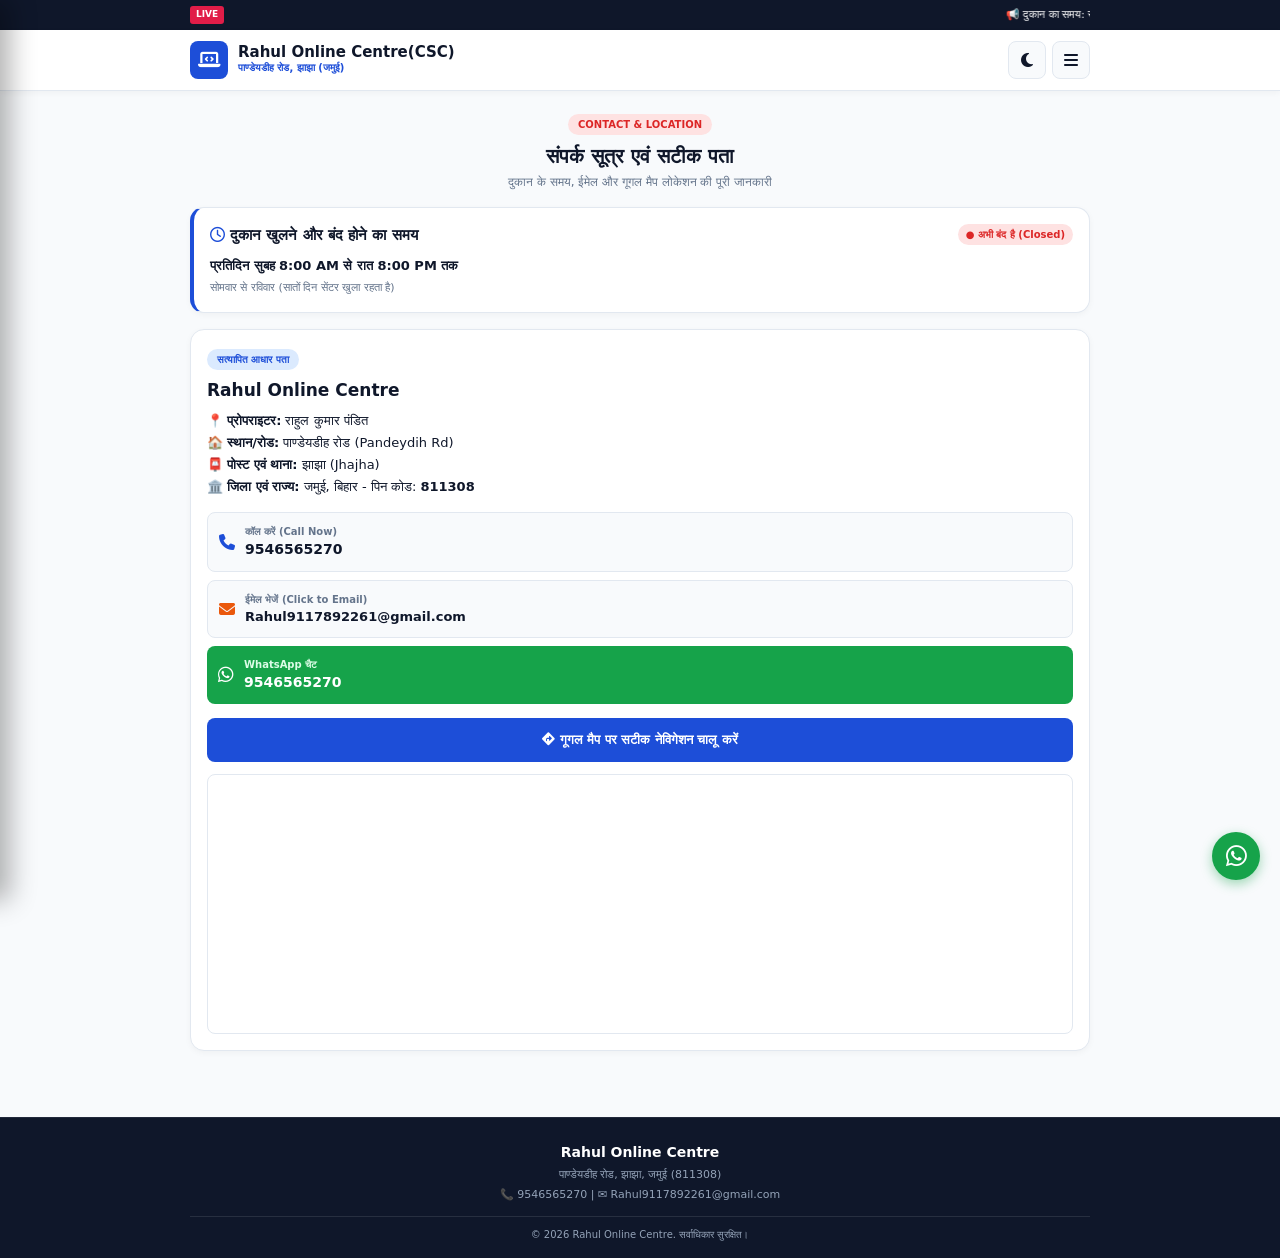
<file: contact.html>
<!DOCTYPE html>
<html lang="hi">
<head>
  <meta charset="UTF-8">
  <meta name="viewport" content="width=device-width, initial-scale=1.0">
  <title>संपर्क व सटीक लोकेशन - Rahul Online Centre</title>
  <link rel="stylesheet" href="https://cdnjs.cloudflare.com/ajax/libs/font-awesome/6.4.0/css/all.min.css">
  <link rel="stylesheet" href="style.css">
</head>
<body>

  <!-- Top Live Strip -->
  <div class="top-bar">
    <div class="container" style="display:flex; align-items:center; gap:8px;">
      <span style="background:#e11d48; color:#fff; font-size:9px; font-weight:800; padding:2px 6px; border-radius:3px;">LIVE</span>
      <marquee behavior="scroll" direction="left" scrollamount="5">
        📢 दुकान का समय: सुबह 8:00 AM से रात 8:00 PM तक • सीधा संपर्क: 9546565270 • ईमेल: Rahul9117892261@gmail.com
      </marquee>
    </div>
  </div>

  <!-- Header Navbar with 3-Line Menu Button -->
  <header class="navbar">
    <div class="container nav-flex">
      <a href="index.html" class="brand">
        <div class="brand-icon"><i class="fa-solid fa-laptop-code"></i></div>
        <div>
          <div class="brand-title">Rahul Online Centre(CSC)</div>
          <div class="brand-sub">पाण्डेयडीह रोड, झाझा (जमुई)</div>
        </div>
      </a>

      <div class="nav-btns">
        <button class="btn-icon" id="themeBtn" title="डार्क/लाइट मोड"><i class="fa-solid fa-moon"></i></button>
        <button class="btn-icon" id="menuBtn" title="मेनू"><i class="fa-solid fa-bars"></i></button>
      </div>
    </div>
  </header>

  <!-- Side Navigation Drawer -->
  <div class="drawer-overlay" id="overlay"></div>
  <aside class="drawer" id="drawer">
    <div class="drawer-head">
      <div>
        <h3>Rahul Online Centre</h3>
        <p style="font-size: 11px; color:#94a3b8;">पाण्डेयडीह रोड, झाझा (811308)</p>
      </div>
      <button id="closeDrawer" style="background:none; border:none; color:#fff; font-size:24px; cursor:pointer;">&times;</button>
    </div>

    <ul class="drawer-menu">
      <div style="font-size:10px; text-transform:uppercase; font-weight:800; color:var(--text-muted); padding:10px 16px 4px 16px;">मुख्य नेविगेशन</div>
      <li><a href="index.html"><i class="fa-solid fa-house"></i> 1. होम पेज (Home)</a></li>
      <li><a href="services.html"><i class="fa-solid fa-list-check"></i> 2. सेवाएँ व दस्तावेज़ (Services)</a></li>
      <li><a href="apply.html"><i class="fa-solid fa-ticket"></i> 3. ऑनलाइन टोकन (Apply)</a></li>
      <li><a href="contact.html" style="color:var(--primary); font-weight:800;"><i class="fa-solid fa-map-location-dot"></i> 4. संपर्क व लोकेशन (Contact)</a></li>
    </ul>

    <div style="padding:14px; border-top:1px solid var(--border); display:flex; flex-direction:column; gap:8px;">
      <a href="tel:9546565270" style="background:var(--bg); border:1px solid var(--border); color:var(--text); padding:9px; text-align:center; border-radius:8px; font-size:12px; font-weight:700; text-decoration:none;"><i class="fa-solid fa-phone"></i> 9546565270</a>
      <a href="mailto:Rahul9117892261@gmail.com" style="background:var(--bg); border:1px solid var(--border); color:var(--text); padding:9px; text-align:center; border-radius:8px; font-size:12px; font-weight:700; text-decoration:none;"><i class="fa-solid fa-envelope"></i> ईमेल भेजें</a>
      <a href="https://wa.me/919546565270?text=नमस्ते%20राहुल%20भैया" target="_blank" style="background:var(--wa); color:#fff; padding:9px; text-align:center; border-radius:8px; font-size:12px; font-weight:700; text-decoration:none;"><i class="fa-brands fa-whatsapp"></i> WhatsApp चैट</a>
    </div>
  </aside>

  <!-- Main Contact Content -->
  <main class="container" style="padding: 20px 0;">

    <div style="text-align:center; margin-bottom:16px;">
      <span style="background:#fee2e2; color:#dc2626; font-size:10px; font-weight:800; padding:3px 10px; border-radius:20px; display:inline-block; margin-bottom:6px;">CONTACT & LOCATION</span>
      <h1 style="font-size:20px; font-weight:800;">संपर्क सूत्र एवं सटीक पता</h1>
      <p style="font-size:12px; color:var(--text-muted); margin-top:2px;">दुकान के समय, ईमेल और गूगल मैप लोकेशन की पूरी जानकारी</p>
    </div>

    <!-- Store Timing & Status Card -->
    <div class="card" style="border-left: 4px solid var(--primary);">
      <div style="display:flex; justify-content:space-between; align-items:center; margin-bottom:10px;">
        <h3 style="font-size:15px; font-weight:800;"><i class="fa-regular fa-clock" style="color:var(--primary);"></i> दुकान खुलने और बंद होने का समय</h3>
        <span id="storeStatusBadge" style="font-size:10px; font-weight:800; padding:3px 8px; border-radius:12px;">चेक हो रहा है...</span>
      </div>
      <p style="font-size:13px; font-weight:700; color:var(--text); margin-bottom:4px;">प्रतिदिन सुबह 8:00 AM से रात 8:00 PM तक</p>
      <p style="font-size:11px; color:var(--text-muted);">सोमवार से रविवार (सातों दिन सेंटर खुला रहता है)</p>
    </div>

    <!-- Verified Full Address Card -->
    <div class="card">
      <span style="background:#dbeafe; color:var(--primary); font-size:10px; font-weight:800; padding:3px 10px; border-radius:20px; display:inline-block; margin-bottom:8px;">सत्यापित आधार पता</span>
      <h2 style="font-size:17px; font-weight:800; margin-bottom:6px;">Rahul Online Centre</h2>
      <p style="font-size:13px; color:var(--text); line-height:1.7; margin-bottom:14px;">
        📍 <strong>प्रोपराइटर:</strong> राहुल कुमार पंडित<br>
        🏠 <strong>स्थान/रोड:</strong> पाण्डेयडीह रोड (Pandeydih Rd)<br>
        📮 <strong>पोस्ट एवं थाना:</strong> झाझा (Jhajha)<br>
        🏛️ <strong>जिला एवं राज्य:</strong> जमुई, बिहार - पिन कोड: <strong>811308</strong>
      </p>

      <!-- Direct Action Buttons -->
      <div style="display:flex; flex-direction:column; gap:8px; margin-bottom:14px;">
        <a href="tel:9546565270" style="background:var(--bg); border:1px solid var(--border); color:var(--text); padding:11px; border-radius:8px; font-size:13px; font-weight:700; text-decoration:none; display:flex; align-items:center; gap:10px;">
          <i class="fa-solid fa-phone" style="color:var(--primary); font-size:16px;"></i>
          <div>
            <div style="font-size:10px; color:var(--text-muted);">कॉल करें (Call Now)</div>
            <div style="font-size:14px; font-weight:800;">9546565270</div>
          </div>
        </a>

        <a href="mailto:Rahul9117892261@gmail.com?subject=Inquiry%20from%20Website&body=नमस्ते%20राहुल%20भैया," style="background:var(--bg); border:1px solid var(--border); color:var(--text); padding:11px; border-radius:8px; font-size:13px; font-weight:700; text-decoration:none; display:flex; align-items:center; gap:10px;">
          <i class="fa-solid fa-envelope" style="color:#ea580c; font-size:16px;"></i>
          <div>
            <div style="font-size:10px; color:var(--text-muted);">ईमेल भेजें (Click to Email)</div>
            <div style="font-size:13px; font-weight:800; word-break:break-all;">Rahul9117892261@gmail.com</div>
          </div>
        </a>

        <a href="https://wa.me/919546565270?text=नमस्ते%20राहुल%20भैया,%20मुझे%20दुकान%20का%20पता%20पूछना%20है।" target="_blank" style="background:var(--wa); color:#fff; padding:11px; border-radius:8px; font-size:13px; font-weight:700; text-decoration:none; display:flex; align-items:center; gap:10px;">
          <i class="fa-brands fa-whatsapp" style="font-size:18px;"></i>
          <div>
            <div style="font-size:10px; color:#dcfce7;">WhatsApp चैट</div>
            <div style="font-size:14px; font-weight:800;">9546565270</div>
          </div>
        </a>
      </div>

      <!-- Exact Map Link -->
      <a href="https://maps.app.goo.gl/mQUPjjVqzMn3nSbZ7" target="_blank" style="display:block; width:100%; background:var(--primary); color:#fff; text-decoration:none; padding:12px; border-radius:8px; font-size:13px; font-weight:800; text-align:center; margin-bottom:12px;">
        <i class="fa-solid fa-diamond-turn-right"></i> गूगल मैप पर सटीक नेविगेशन चालू करें
      </a>

      <div style="width:100%; height:260px; border-radius:8px; overflow:hidden; border:1px solid var(--border);">
        <iframe 
          src="https://maps.google.com/maps?q=Rahul+Online+Centre+Pandeydih+Rd+Jhajha+Bihar+811308&t=&z=16&ie=UTF8&iwloc=&output=embed" 
          style="width:100%; height:100%; border:0;" 
          loading="lazy">
        </iframe>
      </div>
    </div>

  </main>

  <!-- Footer -->
  <footer class="footer">
    <div class="container">
      <h4>Rahul Online Centre</h4>
      <p>पाण्डेयडीह रोड, झाझा, जमुई (811308)</p>
      <p>📞 9546565270 | ✉️ Rahul9117892261@gmail.com</p>
      <div style="font-size:10px; border-top:1px solid rgba(255,255,255,0.1); padding-top:10px; margin-top:12px;">© 2026 Rahul Online Centre. सर्वाधिकार सुरक्षित।</div>
    </div>
  </footer>

  <a href="https://wa.me/919546565270" target="_blank" style="position:fixed; bottom:20px; right:20px; background:var(--wa); color:#fff; width:48px; height:48px; border-radius:50%; display:flex; align-items:center; justify-content:center; font-size:24px; text-decoration:none; box-shadow:0 4px 12px rgba(22, 163, 74, 0.4); z-index:500;">
    <i class="fa-brands fa-whatsapp"></i>
  </a>

  <!-- Script Engine -->
  <script src="script.js"></script>
  <script>
    document.addEventListener("DOMContentLoaded", () => {
      const badge = document.getElementById("storeStatusBadge");
      if (!badge) return;
      const currentHour = new Date().getHours();
      if (currentHour >= 8 && currentHour < 20) {
        badge.innerText = "● अभी खुली है (Open)";
        badge.style.background = "#dcfce7";
        badge.style.color = "#15803d";
      } else {
        badge.innerText = "● अभी बंद है (Closed)";
        badge.style.background = "#fee2e2";
        badge.style.color = "#dc2626";
      }
    });
  </script>
  <script>
  // डायरेक्ट बटन क्लिक टेस्ट
  document.getElementById("themeBtn").onclick = function() {
    document.body.classList.toggle("dark-mode");
  };
</script>

</body>
</html>
</file>
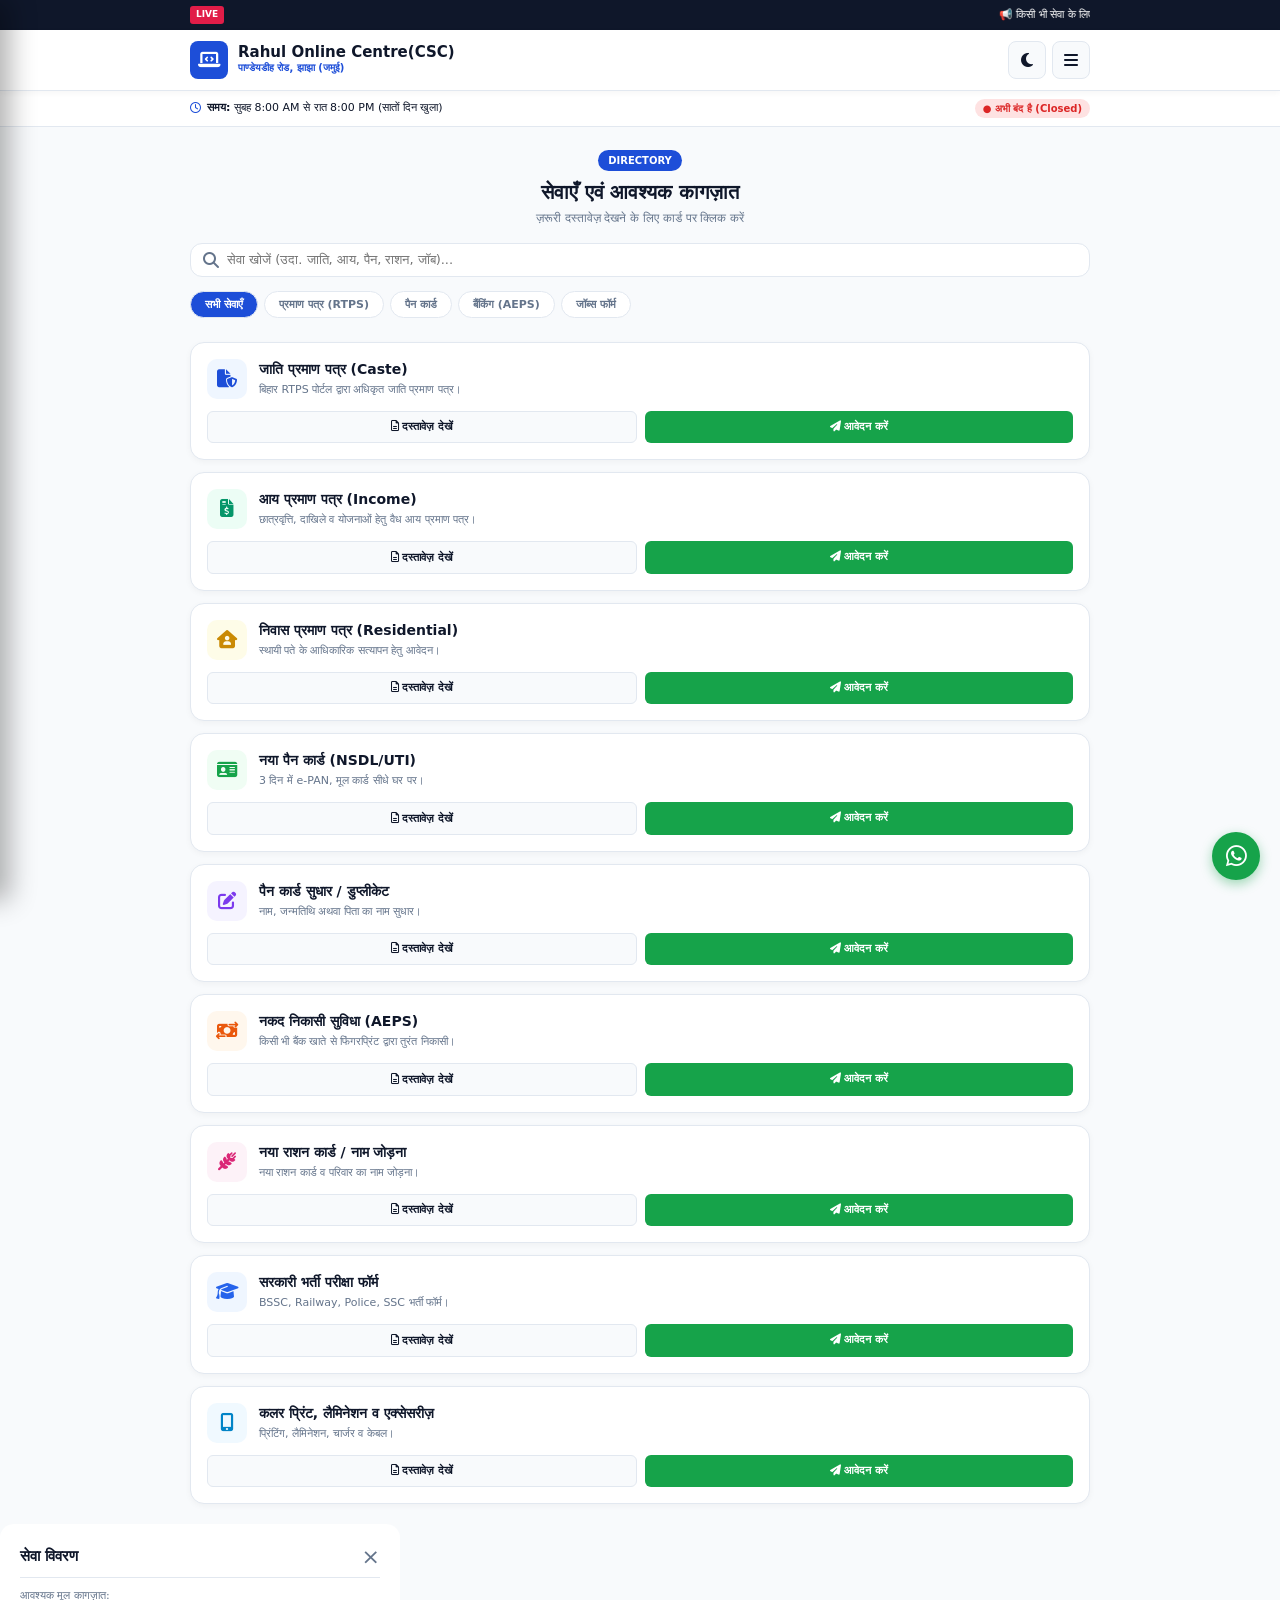
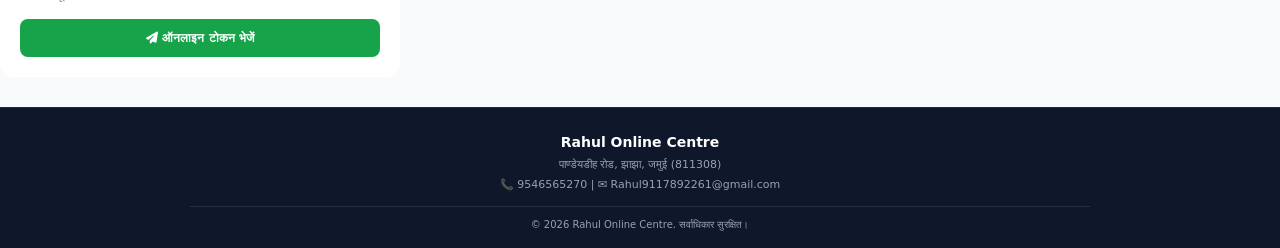
<file: services.html>
<!DOCTYPE html>
<html lang="hi">
<head>
  <meta charset="UTF-8">
  <meta name="viewport" content="width=device-width, initial-scale=1.0, maximum-scale=1.0, user-scalable=no">
  <title>सेवाएँ एवं आवश्यक दस्तावेज़ - Rahul Online Centre</title>
  <link rel="stylesheet" href="https://cdnjs.cloudflare.com/ajax/libs/font-awesome/6.4.0/css/all.min.css">
  <link rel="stylesheet" href="style.css">
</head>
<body>

  <!-- Top Live Strip -->
  <div class="top-bar">
    <div class="container" style="display:flex; align-items:center; gap:8px;">
      <span style="background:#e11d48; color:#fff; font-size:9px; font-weight:800; padding:2px 6px; border-radius:3px;">LIVE</span>
      <marquee behavior="scroll" direction="left" scrollamount="5">
        📢 किसी भी सेवा के लिए आवश्यक मूल कागज़ात जानने हेतु कार्ड पर 'दस्तावेज़ देखें' पर क्लिक करें • ऑनलाइन टोकन भेजने के लिए 'आवेदन करें' दबाएं
      </marquee>
    </div>
  </div>

  <!-- Header Navbar with Theme & 3-Line Menu Buttons -->
  <header class="navbar">
    <div class="container nav-flex">
      <a href="index.html" class="brand">
        <div class="brand-icon"><i class="fa-solid fa-laptop-code"></i></div>
        <div>
          <div class="brand-title">Rahul Online Centre(CSC)</div>
          <div class="brand-sub">पाण्डेयडीह रोड, झाझा (जमुई)</div>
        </div>
      </a>

      <div class="nav-btns">
        <button class="btn-icon" id="themeBtn" title="डार्क/लाइट मोड"><i class="fa-solid fa-moon"></i></button>
        <button class="btn-icon" id="menuBtn" title="मेनू"><i class="fa-solid fa-bars"></i></button>
      </div>
    </div>
  </header>

  <!-- Side Navigation Drawer -->
  <div class="drawer-overlay" id="overlay"></div>
  <aside class="drawer" id="drawer">
    <div class="drawer-head">
      <div>
        <h3>Rahul Online Centre</h3>
        <p style="font-size: 11px; color:#94a3b8;">पाण्डेयडीह रोड, झाझा (811308)</p>
      </div>
      <button id="closeDrawer" style="background:none; border:none; color:#fff; font-size:24px; cursor:pointer;">&times;</button>
    </div>

    <ul class="drawer-menu">
      <div style="font-size:10px; text-transform:uppercase; font-weight:800; color:var(--text-muted); padding:10px 16px 4px 16px;">मुख्य नेविगेशन</div>
      <li><a href="index.html"><i class="fa-solid fa-house"></i> 1. होम पेज (Home)</a></li>
      <li><a href="services.html" style="color:var(--primary); font-weight:800;"><i class="fa-solid fa-list-check"></i> 2. सेवाएँ व दस्तावेज़ (Services)</a></li>
      <li><a href="apply.html"><i class="fa-solid fa-ticket"></i> 3. ऑनलाइन टोकन फॉर्म (Apply)</a></li>
      <li><a href="contact.html"><i class="fa-solid fa-map-location-dot"></i> 4. संपर्क व लोकेशन (Contact)</a></li>

      <div style="font-size:10px; text-transform:uppercase; font-weight:800; color:var(--text-muted); padding:10px 16px 4px 16px;">त्वरित सेवा चयन</div>
      <li><a href="apply.html?srv=जाति प्रमाण पत्र"><i class="fa-solid fa-file-shield"></i> जाति प्रमाण पत्र</a></li>
      <li><a href="apply.html?srv=आय प्रमाण पत्र"><i class="fa-solid fa-file-invoice-dollar"></i> आय प्रमाण पत्र</a></li>
      <li><a href="apply.html?srv=निवास प्रमाण पत्र"><i class="fa-solid fa-house-user"></i> निवास प्रमाण पत्र</a></li>
      <li><a href="apply.html?srv=नया पैन कार्ड"><i class="fa-solid fa-id-card"></i> नया पैन कार्ड</a></li>
      <li><a href="apply.html?srv=सरकारी भर्ती परीक्षा फॉर्म"><i class="fa-solid fa-graduation-cap"></i> प्रतियोगी परीक्षा फॉर्म</a></li>
    </ul>

    <div style="padding:14px; border-top:1px solid var(--border); display:flex; flex-direction:column; gap:8px;">
      <a href="tel:9546565270" style="background:var(--bg); border:1px solid var(--border); color:var(--text); padding:9px; text-align:center; border-radius:8px; font-size:12px; font-weight:700; text-decoration:none;"><i class="fa-solid fa-phone"></i> 9546565270</a>
      <a href="mailto:Rahul9117892261@gmail.com" style="background:var(--bg); border:1px solid var(--border); color:var(--text); padding:9px; text-align:center; border-radius:8px; font-size:12px; font-weight:700; text-decoration:none;"><i class="fa-solid fa-envelope"></i> ईमेल भेजें</a>
      <a href="https://wa.me/919546565270?text=नमस्ते%20राहुल%20भैया" target="_blank" style="background:var(--wa); color:#fff; padding:9px; text-align:center; border-radius:8px; font-size:12px; font-weight:700; text-decoration:none;"><i class="fa-brands fa-whatsapp"></i> WhatsApp चैट</a>
    </div>
  </aside>

  <!-- Live Time & Address Quick Banner -->
  <div style="background:var(--card-bg); border-bottom:1px solid var(--border); padding:8px 0; font-size:11px;">
    <div class="container" style="display:flex; justify-content:space-between; align-items:center; flex-wrap:wrap; gap:6px;">
      <div style="display:flex; align-items:center; gap:6px; color:var(--text);">
        <i class="fa-regular fa-clock" style="color:var(--primary);"></i>
        <span><strong>समय:</strong> सुबह 8:00 AM से रात 8:00 PM (सातों दिन खुला)</span>
      </div>
      <span id="serviceStoreStatus" style="font-size:10px; font-weight:800; padding:2px 8px; border-radius:10px; background:#dcfce7; color:#15803d;">● अभी खुली है (Open)</span>
    </div>
  </div>

  <!-- Main Services Content -->
  <main class="container" style="padding: 20px 0;">

    <div style="text-align:center; margin-bottom:16px;">
      <span style="background:var(--primary); color:#fff; font-size:10px; font-weight:800; padding:3px 10px; border-radius:20px; display:inline-block; margin-bottom:6px;">DIRECTORY</span>
      <h1 style="font-size:20px; font-weight:800;">सेवाएँ एवं आवश्यक कागज़ात</h1>
      <p style="font-size:12px; color:var(--text-muted); margin-top:2px;">ज़रूरी दस्तावेज़ देखने के लिए कार्ड पर क्लिक करें</p>
    </div>

    <!-- Live Search Bar -->
    <div style="background:var(--card-bg); border:1px solid var(--border); border-radius:12px; padding:8px 12px; display:flex; align-items:center; gap:8px; margin-bottom:14px;">
      <i class="fa-solid fa-magnifying-glass" style="color:var(--text-muted);"></i>
      <input type="text" id="serviceSearchInput" placeholder="सेवा खोजें (उदा. जाति, आय, पैन, राशन, जॉब)..." style="border:none; outline:none; width:100%; font-size:13px; background:transparent; color:var(--text);">
    </div>

    <!-- Category Filter Tabs -->
    <div style="display:flex; gap:6px; overflow-x:auto; padding-bottom:8px; margin-bottom:16px; scrollbar-width:none;">
      <button class="tab-btn active" onclick="filterCat('all', this)" style="background:var(--primary); color:#fff; border:1px solid var(--border); padding:6px 14px; border-radius:20px; font-size:11px; font-weight:600; white-space:nowrap; cursor:pointer;">सभी सेवाएँ</button>
      <button class="tab-btn" onclick="filterCat('certificates', this)" style="background:var(--card-bg); border:1px solid var(--border); padding:6px 14px; border-radius:20px; font-size:11px; font-weight:600; color:var(--text-muted); white-space:nowrap; cursor:pointer;">प्रमाण पत्र (RTPS)</button>
      <button class="tab-btn" onclick="filterCat('pan', this)" style="background:var(--card-bg); border:1px solid var(--border); padding:6px 14px; border-radius:20px; font-size:11px; font-weight:600; color:var(--text-muted); white-space:nowrap; cursor:pointer;">पैन कार्ड</button>
      <button class="tab-btn" onclick="filterCat('banking', this)" style="background:var(--card-bg); border:1px solid var(--border); padding:6px 14px; border-radius:20px; font-size:11px; font-weight:600; color:var(--text-muted); white-space:nowrap; cursor:pointer;">बैंकिंग (AEPS)</button>
      <button class="tab-btn" onclick="filterCat('jobs', this)" style="background:var(--card-bg); border:1px solid var(--border); padding:6px 14px; border-radius:20px; font-size:11px; font-weight:600; color:var(--text-muted); white-space:nowrap; cursor:pointer;">जॉब्स फॉर्म</button>
    </div>

    <!-- Services Cards Grid -->
    <div id="servicesContainer" style="display:flex; flex-direction:column; gap:12px;"></div>

  </main>

  <!-- Document Popup Modal -->
  <div class="modal-overlay" id="docModal">
    <div class="modal-card" style="background:var(--card-bg); border-radius:14px; width:90%; max-width:400px; padding:20px;">
      <div style="display:flex; justify-content:space-between; align-items:center; border-bottom:1px solid var(--border); padding-bottom:8px; margin-bottom:10px;">
        <h4 id="modalTitle" style="font-size:15px; font-weight:800;">सेवा विवरण</h4>
        <button onclick="closeModal()" style="background:none; border:none; font-size:22px; color:var(--text-muted); cursor:pointer;">&times;</button>
      </div>
      <p style="font-size:11px; color:var(--text-muted); margin-bottom:8px;">आवश्यक मूल कागज़ात:</p>
      <ul id="modalList" style="list-style:none; margin-bottom:14px;"></ul>
      <a href="apply.html" id="modalApplyBtn" style="display:block; width:100%; background:var(--wa); color:#fff; text-decoration:none; padding:10px; border-radius:8px; font-size:12px; font-weight:700; text-align:center;">
        <i class="fa-solid fa-paper-plane"></i> ऑनलाइन टोकन भेजें
      </a>
    </div>
  </div>

  <!-- Footer -->
  <footer class="footer">
    <div class="container">
      <h4>Rahul Online Centre</h4>
      <p>पाण्डेयडीह रोड, झाझा, जमुई (811308)</p>
      <p>📞 9546565270 | ✉️ Rahul9117892261@gmail.com</p>
      <div style="font-size:10px; border-top:1px solid rgba(255,255,255,0.1); padding-top:10px; margin-top:12px;">© 2026 Rahul Online Centre. सर्वाधिकार सुरक्षित।</div>
    </div>
  </footer>

  <!-- Quick WhatsApp Floating Button -->
  <a href="https://wa.me/919546565270" target="_blank" style="position:fixed; bottom:20px; right:20px; background:var(--wa); color:#fff; width:48px; height:48px; border-radius:50%; display:flex; align-items:center; justify-content:center; font-size:24px; text-decoration:none; box-shadow:0 4px 12px rgba(22, 163, 74, 0.4); z-index:500;">
    <i class="fa-brands fa-whatsapp"></i>
  </a>

  <!-- Master Script Engine -->
  <script src="script.js"></script>
  
  <script>
    const servicesDB = [
      { cat: "certificates", title: "जाति प्रमाण पत्र (Caste)", desc: "बिहार RTPS पोर्टल द्वारा अधिकृत जाति प्रमाण पत्र।", docs: ["पहचान प्रमाण पत्र (आधार कार्ड - दोनों तरफ)", "पासपोर्ट साइज़ फ़ोटो", "जाति व पिता का नाम", "मोबाइल नंबर (OTP हेतु)"], icon: "fa-file-shield", bg: "#eff6ff", color: "#1d4ed8" },
      { cat: "certificates", title: "आय प्रमाण पत्र (Income)", desc: "छात्रवृत्ति, दाखिले व योजनाओं हेतु वैध आय प्रमाण पत्र।", docs: ["पहचान प्रमाण पत्र (आधार कार्ड)", "पासपोर्ट साइज़ फ़ोटो", "वार्षिक आय का विवरण", "मोबाइल नंबर"], icon: "fa-file-invoice-dollar", bg: "#ecfdf5", color: "#059669" },
      { cat: "certificates", title: "निवास प्रमाण पत्र (Residential)", desc: "स्थायी पते के आधिकारिक सत्यापन हेतु आवेदन।", docs: ["पहचान प्रमाण पत्र (आधार कार्ड)", "पासपोर्ट साइज़ फ़ोटो", "गाँव व वार्ड संख्या", "मोबाइल नंबर"], icon: "fa-house-user", bg: "#fefce8", color: "#ca8a04" },
      { cat: "pan", title: "नया पैन कार्ड (NSDL/UTI)", desc: "3 दिन में e-PAN, मूल कार्ड सीधे घर पर।", docs: ["पहचान प्रमाण पत्र (आधार कार्ड)", "2 पासपोर्ट फ़ोटो", "काली स्याही से हस्ताक्षर", "मोबाइल नंबर"], icon: "fa-id-card", bg: "#f0fdf4", color: "#16a34a" },
      { cat: "pan", title: "पैन कार्ड सुधार / डुप्लीकेट", desc: "नाम, जन्मतिथि अथवा पिता का नाम सुधार।", docs: ["पुराना पैन नंबर/कॉपी", "पहचान प्रमाण पत्र (आधार कार्ड)", "सुधार से संबंधित कागज़ात"], icon: "fa-pen-to-square", bg: "#f5f3ff", color: "#7c3aed" },
      { cat: "banking", title: "नकद निकासी सुविधा (AEPS)", desc: "किसी भी बैंक खाते से फिंगरप्रिंट द्वारा तुरंत निकासी।", docs: ["पहचान प्रमाण पत्र संख्या", "बैंक का नाम", "बायोमेट्रिक फिंगरप्रिंट"], icon: "fa-money-bill-transfer", bg: "#fff7ed", color: "#ea580c" },
      { cat: "certificates", title: "नया राशन कार्ड / नाम जोड़ना", desc: "नया राशन कार्ड व परिवार का नाम जोड़ना।", docs: ["सभी सदस्यों के पहचान प्रमाण पत्र", "संयुक्त पारिवारिक फ़ोटो", "बैंक पासबुक (महिला मुखिया)"], icon: "fa-wheat-awn", bg: "#fdf2f8", color: "#db2777" },
      { cat: "jobs", title: "सरकारी भर्ती परीक्षा फॉर्म", desc: "BSSC, Railway, Police, SSC भर्ती फॉर्म।", docs: ["10वीं/12वीं अंकतालिका", "पासपोर्ट फ़ोटो व हस्ताक्षर", "जाति प्रमाण पत्र"], icon: "fa-graduation-cap", bg: "#eff6ff", color: "#2563eb" },
      { cat: "store", title: "कलर प्रिंट, लैमिनेशन व एक्सेसरीज़", desc: "प्रिंटिंग, लैमिनेशन, चार्जर व केबल।", docs: ["मूल कागज़ात या WhatsApp फ़ोटो"], icon: "fa-mobile-screen-button", bg: "#f0f9ff", color: "#0284c7" }
    ];

    function renderServices(list) {
      const container = document.getElementById("servicesContainer");
      container.innerHTML = "";
      if(list.length === 0) {
        container.innerHTML = '<p style="text-align:center; color:var(--text-muted); font-size:13px; padding:20px;">कोई सेवा नहीं मिली</p>';
        return;
      }
      list.forEach(item => {
        const div = document.createElement("div");
        div.className = "card";
        div.style.margin = "0";
        div.innerHTML = `
          <div style="display:flex; gap:12px; align-items:flex-start; margin-bottom:12px;">
            <div style="width:40px; height:40px; border-radius:10px; background:${item.bg}; color:${item.color}; display:flex; align-items:center; justify-content:center; font-size:18px; flex-shrink:0;">
              <i class="fa-solid ${item.icon}"></i>
            </div>
            <div>
              <h3 style="font-size:14px; font-weight:700; color:var(--text);">${item.title}</h3>
              <p style="font-size:11px; color:var(--text-muted); margin-top:2px;">${item.desc}</p>
            </div>
          </div>
          <div style="display:flex; gap:8px;">
            <button onclick='openModal(${JSON.stringify(item)})' style="flex:1; background:var(--bg); border:1px solid var(--border); color:var(--text); padding:8px; border-radius:6px; font-size:11px; font-weight:700; cursor:pointer;"><i class="fa-regular fa-file-lines"></i> दस्तावेज़ देखें</button>
            <a href="apply.html?srv=${encodeURIComponent(item.title)}" style="flex:1; background:var(--wa); color:#fff; padding:8px; border-radius:6px; font-size:11px; font-weight:700; text-decoration:none; text-align:center;"><i class="fa-solid fa-paper-plane"></i> आवेदन करें</a>
          </div>
        `;
        container.appendChild(div);
      });
    }

    document.getElementById("serviceSearchInput").addEventListener("input", (e) => {
      const q = e.target.value.toLowerCase().trim();
      renderServices(servicesDB.filter(s => s.title.toLowerCase().includes(q) || s.desc.toLowerCase().includes(q)));
    });

    function filterCat(cat, btn) {
      document.querySelectorAll(".tab-btn").forEach(b => {
        b.style.background = "var(--card-bg)";
        b.style.color = "var(--text-muted)";
      });
      btn.style.background = "var(--primary)";
      btn.style.color = "#fff";
      renderServices(cat === "all" ? servicesDB : servicesDB.filter(s => s.cat === cat));
    }

    function openModal(item) {
      document.getElementById("modalTitle").innerText = item.title;
      const list = document.getElementById("modalList");
      list.innerHTML = "";
      item.docs.forEach(d => {
        const li = document.createElement("li");
        li.style.cssText = "font-size:12px; margin-bottom:6px; display:flex; align-items:center; gap:6px;";
        li.innerHTML = `<i class="fa-solid fa-circle-check" style="color:var(--wa);"></i> <span>${d}</span>`;
        list.appendChild(li);
      });
      document.getElementById("modalApplyBtn").href = `apply.html?srv=${encodeURIComponent(item.title)}`;
      document.getElementById("docModal").classList.add("active");
    }

    function closeModal() {
      document.getElementById("docModal").classList.remove("active");
    }

    renderServices(servicesDB);
  </script>
</body>
</html>
</file>
<file: style.css>
/* ==========================================================================
   RAHUL ONLINE CENTRE - MASTER STYLESHEET (style.css)
   LIGHT & DARK THEME ENGINE + 3-LINE DRAWER + RESPONSIVE GRID
   ========================================================================== */

:root {
  --bg: #f8fafc;
  --card-bg: #ffffff;
  --text: #0f172a;
  --text-muted: #64748b;
  --border: #e2e8f0;
  --border-strong: #cbd5e1;
  --primary: #1d4ed8;
  --wa: #16a34a;
  --header: #ffffff;
  --top: #0f172a;
}

body.dark-mode {
  --bg: #0b0f19;
  --card-bg: #151d2e;
  --text: #f8fafc;
  --text-muted: #94a3b8;
  --border: #1e293b;
  --border-strong: #334155;
  --primary: #3b82f6;
  --wa: #22c55e;
  --header: #111827;
  --top: #030712;
}

* {
  margin: 0;
  padding: 0;
  box-sizing: border-box;
  font-family: system-ui, -apple-system, sans-serif;
  -webkit-tap-highlight-color: transparent;
}

html {
  scroll-behavior: smooth;
}

body {
  background: var(--bg);
  color: var(--text);
  line-height: 1.5;
  transition: background 0.2s ease, color 0.2s ease;
  overflow-x: hidden;
  width: 100%;
}

.container {
  width: 94%;
  max-width: 900px;
  margin: 0 auto;
}

/* --- Top Announcement Bar --- */
.top-bar {
  background: var(--top);
  color: #fff;
  font-size: 11px;
  padding: 6px 0;
}

/* --- Header Navbar --- */
.navbar {
  background: var(--header);
  border-bottom: 1px solid var(--border);
  position: sticky;
  top: 0;
  z-index: 100;
  box-shadow: 0 2px 6px rgba(0,0,0,0.04);
}

.nav-flex {
  height: 60px;
  display: flex;
  align-items: center;
  justify-content: space-between;
}

.brand {
  display: flex;
  align-items: center;
  gap: 10px;
  text-decoration: none;
  color: var(--text);
}

.brand-icon {
  background: var(--primary);
  color: #fff;
  width: 38px;
  height: 38px;
  border-radius: 8px;
  display: flex;
  align-items: center;
  justify-content: center;
  font-size: 18px;
}

.brand-title {
  font-size: 15px;
  font-weight: 800;
  line-height: 1.1;
}

.brand-sub {
  font-size: 10px;
  color: var(--primary);
  font-weight: 700;
}

.nav-btns {
  display: flex;
  gap: 6px;
}

.btn-icon {
  background: var(--bg);
  border: 1px solid var(--border);
  color: var(--text);
  width: 38px;
  height: 38px;
  border-radius: 8px;
  cursor: pointer;
  display: flex;
  align-items: center;
  justify-content: center;
  font-size: 16px;
}

/* --- 3-Line Side Drawer Menu --- */
.drawer-overlay {
  position: fixed;
  inset: 0;
  background: rgba(0,0,0,0.7);
  backdrop-filter: blur(3px);
  z-index: 998;
  opacity: 0;
  visibility: hidden;
  transition: opacity 0.2s ease, visibility 0.2s ease;
  pointer-events: none;
}

.drawer-overlay.active {
  opacity: 1;
  visibility: visible;
  pointer-events: auto;
}

.drawer {
  position: fixed;
  top: 0;
  left: 0;
  width: 80%;
  max-width: 300px;
  height: 100%;
  background: var(--header);
  z-index: 999;
  transform: translateX(-100%);
  transition: transform 0.25s cubic-bezier(0.16, 1, 0.3, 1);
  display: flex;
  flex-direction: column;
  box-shadow: 10px 0 25px rgba(0,0,0,0.3);
}

.drawer.active {
  transform: translateX(0);
}

.drawer-head {
  background: var(--top);
  color: #fff;
  padding: 16px;
  display: flex;
  justify-content: space-between;
  align-items: center;
}

.drawer-menu {
  overflow-y: auto;
  flex: 1;
  list-style: none;
  padding: 10px 0;
}

.drawer-menu a {
  display: flex;
  align-items: center;
  gap: 12px;
  padding: 12px 16px;
  color: var(--text);
  text-decoration: none;
  font-size: 13px;
  font-weight: 600;
  border-bottom: 1px solid var(--border);
  transition: background 0.15s ease;
}

.drawer-menu a:hover,
.drawer-menu a:active {
  background: var(--bg);
}

.drawer-menu a i {
  color: var(--primary);
  width: 18px;
  font-size: 14px;
}

/* --- Common Cards & Layout Components --- */
.card {
  background: var(--card-bg);
  border: 1px solid var(--border);
  border-radius: 14px;
  padding: 16px;
  margin: 16px 0;
  box-shadow: 0 2px 6px rgba(0,0,0,0.04);
}

/* --- Footer --- */
.footer {
  background: var(--top);
  color: #94a3b8;
  padding: 24px 0 16px 0;
  text-align: center;
  margin-top: 30px;
  border-top: 1px solid rgba(255,255,255,0.08);
}

.footer h4 {
  color: #fff;
  font-size: 14px;
  margin-bottom: 4px;
}

.footer p {
  font-size: 11px;
  margin-bottom: 4px;
}

/* --- Desktop Responsive Adjustments --- */
@media (min-width: 768px) {
  .photos-grid {
    display: grid;
    grid-template-columns: 1fr 1fr;
    gap: 16px;
  }
  .services-grid {
    display: grid;
    grid-template-columns: 1fr 1fr;
    gap: 16px;
  }
}
</file>
